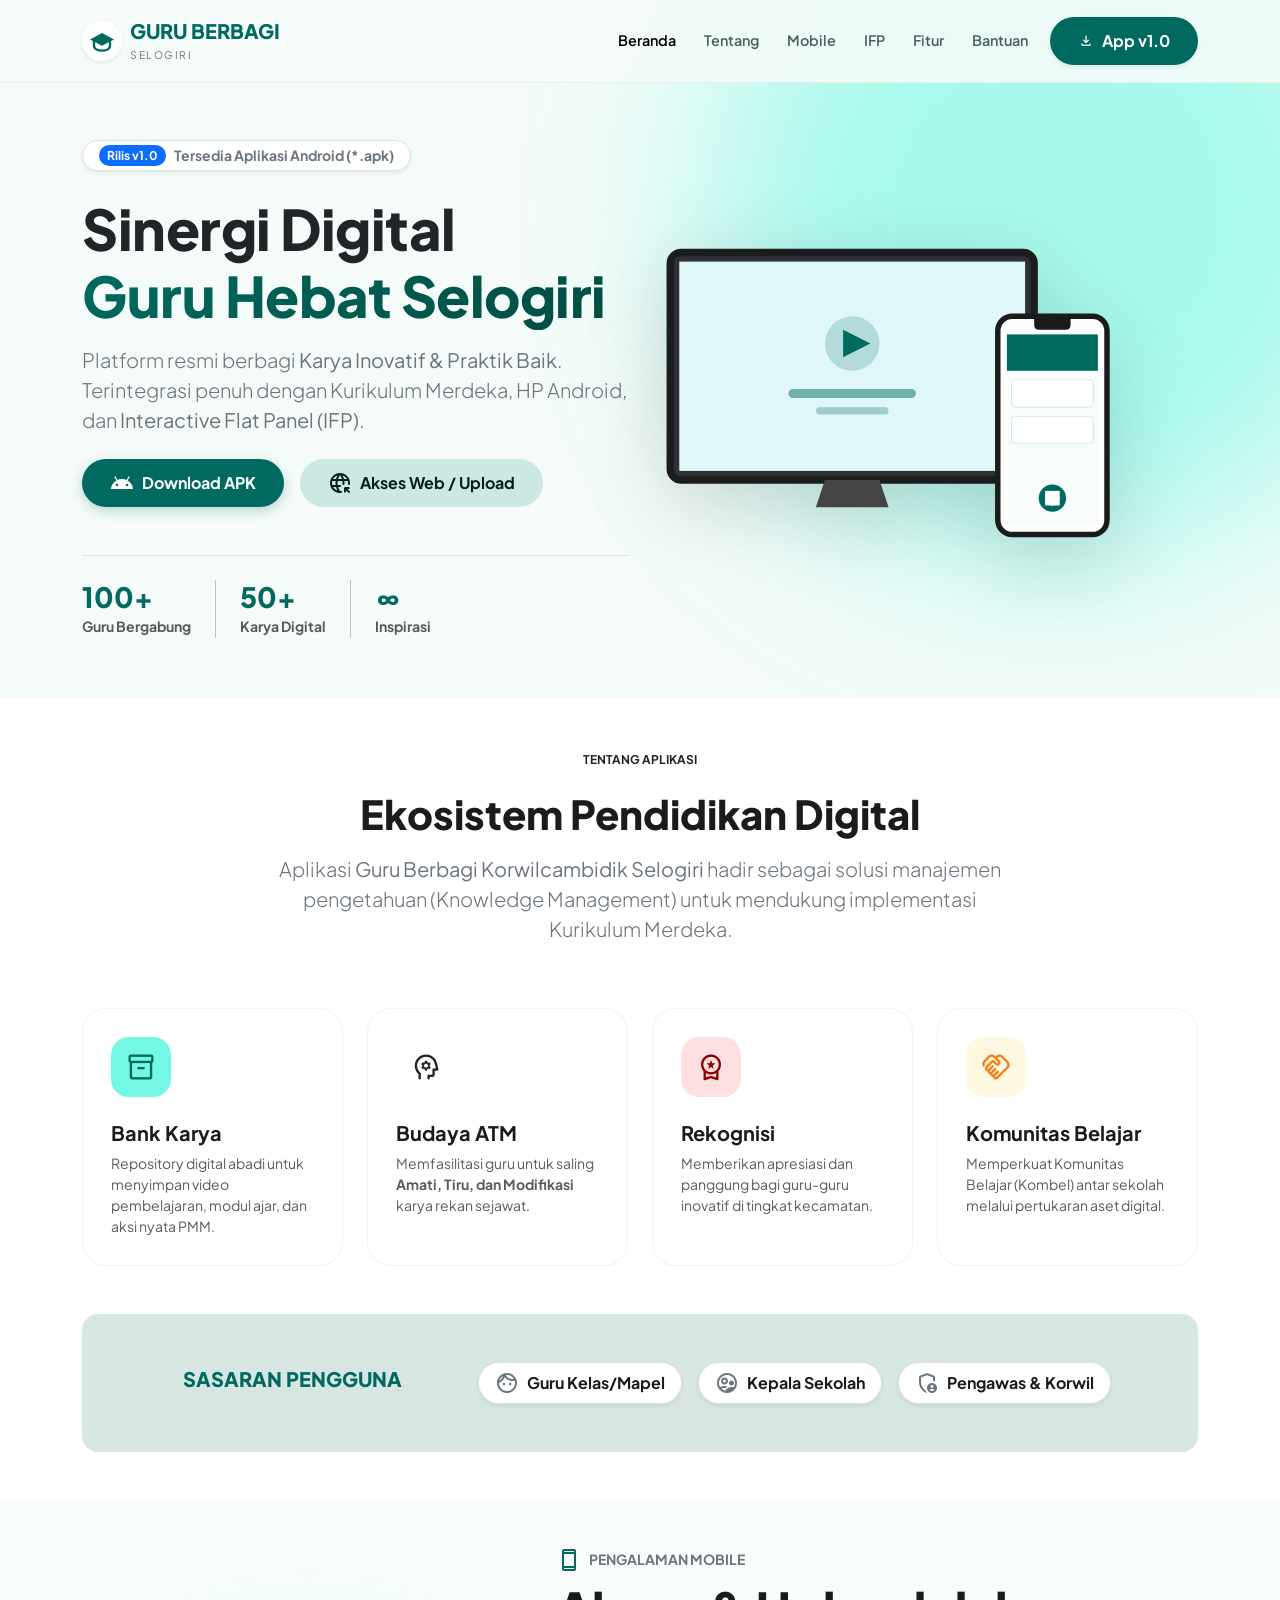
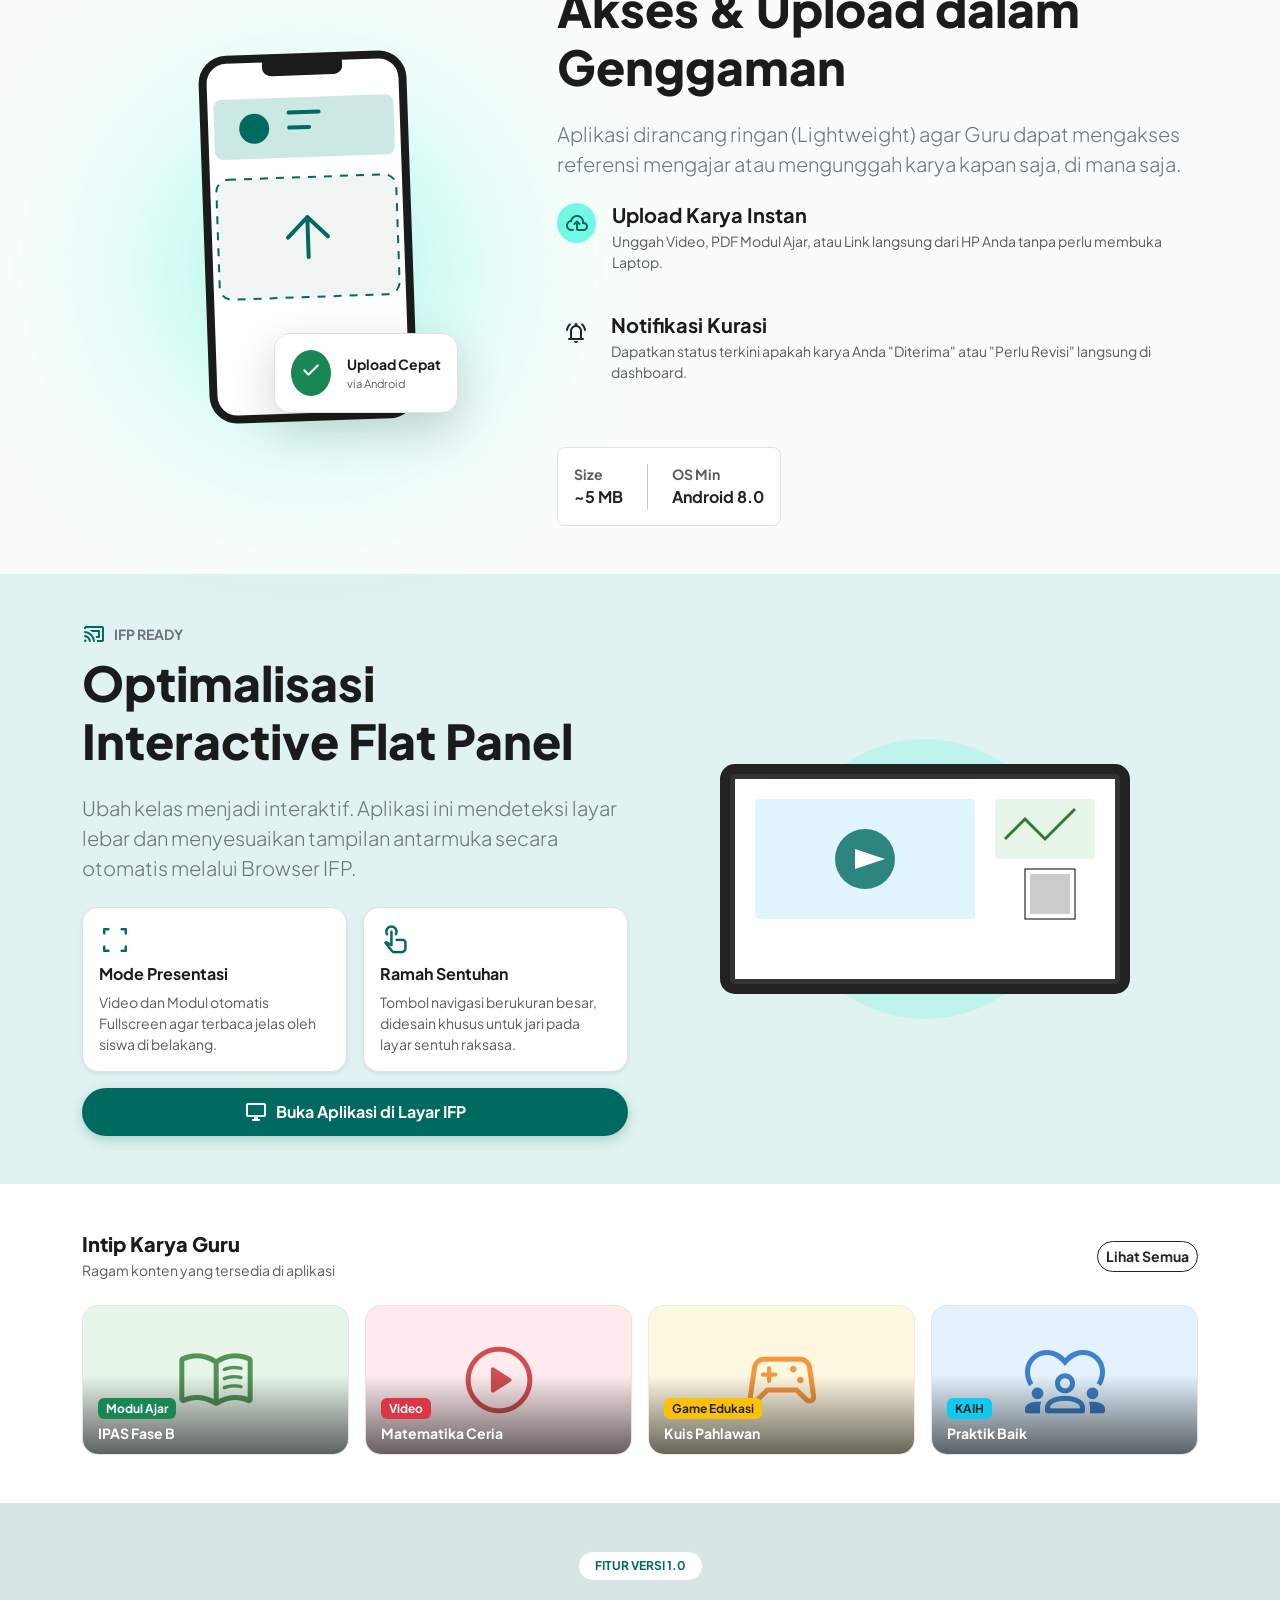
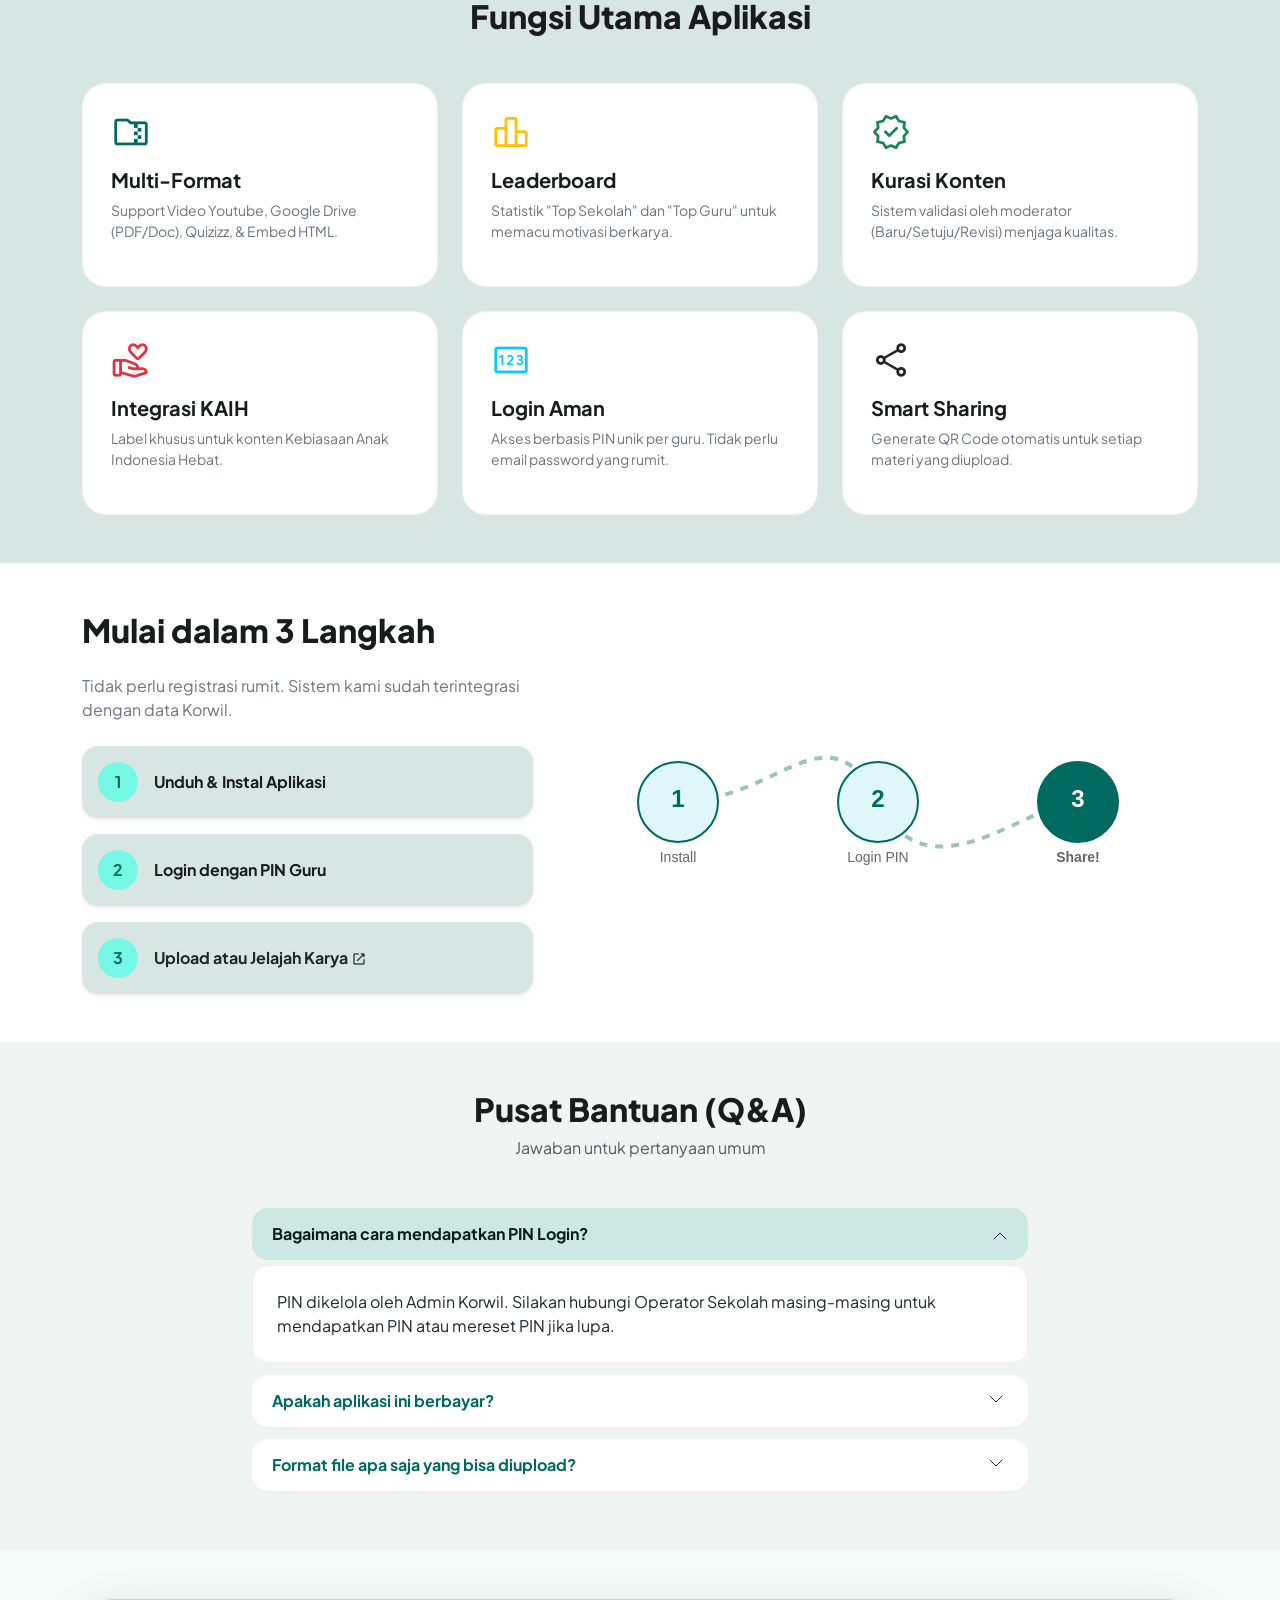
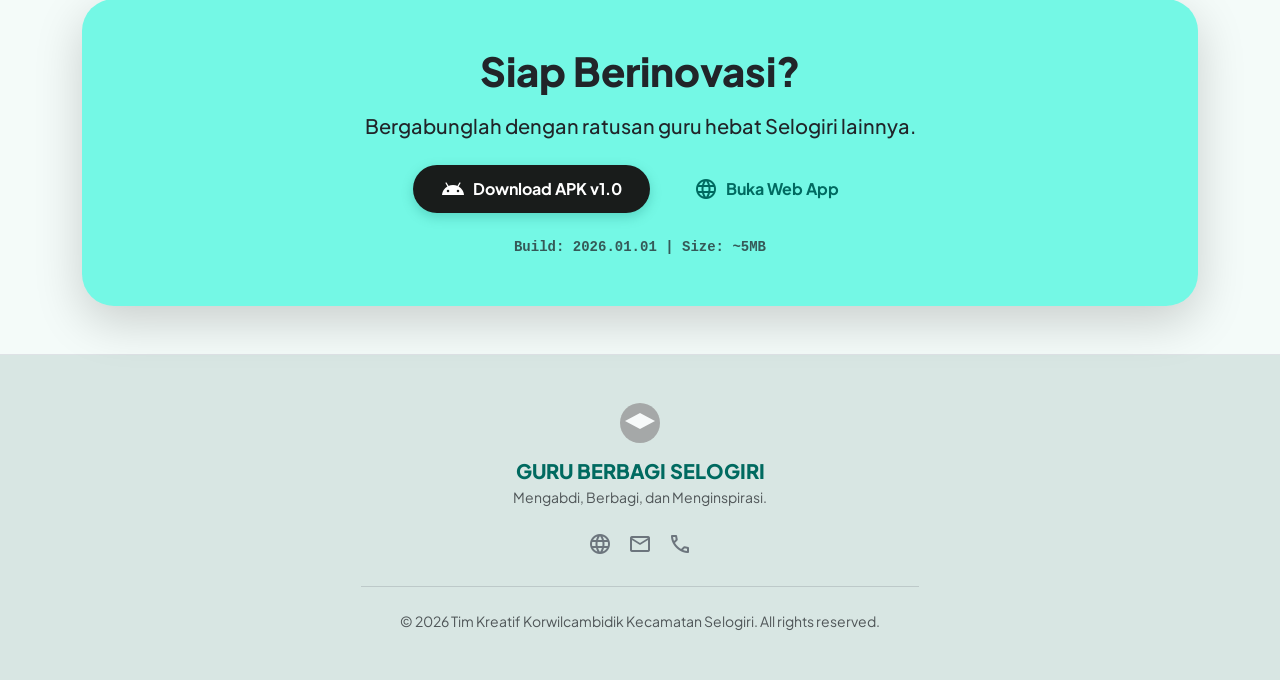
<file: page.html>
<!DOCTYPE html>
<html lang="id">
<head>
    <meta charset="UTF-8">
    <meta name="viewport" content="width=device-width, initial-scale=1.0">
    <title>Guru Berbagi - Korwilcambidik Selogiri</title>
    
    <link href="https://fonts.googleapis.com/css2?family=Plus+Jakarta+Sans:wght@400;500;600;700;800&display=swap" rel="stylesheet">
    <link rel="stylesheet" href="https://fonts.googleapis.com/css2?family=Material+Symbols+Rounded:opsz,wght,FILL,GRAD@24,400,1,0" />
    
    <link href="https://cdn.jsdelivr.net/npm/bootstrap@5.3.0/dist/css/bootstrap.min.css" rel="stylesheet">

    <style>
        :root {
            /* --- MATERIAL 3 TEAL THEME TOKENS --- */
            --md-primary: #006A60;
            --md-on-primary: #FFFFFF;
            --md-primary-container: #74F8E5;
            --md-on-primary-container: #00201C;
            --md-secondary: #4A635F;
            --md-secondary-container: #CCE8E2;
            --md-surface: #F4FBF9;
            --md-surface-dim: #D8E6E3;
            --md-surface-bright: #F8FDFB;
            --md-outline: #6F7977;
            
            --radius-xl: 32px;
            --radius-lg: 24px;
            --radius-md: 16px;
            
            --font-main: 'Plus Jakarta Sans', sans-serif;
        }

        body {
            font-family: var(--font-main);
            background-color: var(--md-surface);
            color: #191C1B;
            overflow-x: hidden;
        }

        /* --- UTILITIES --- */
        .text-primary-m3 { color: var(--md-primary) !important; }
        .bg-primary-container { background-color: var(--md-primary-container); color: var(--md-on-primary-container); }
        .bg-surface-dim { background-color: var(--md-surface-dim); }
        .bg-surface-bright { background-color: var(--md-surface-bright); }
        .fw-800 { font-weight: 800; }
        .ls-tight { letter-spacing: -0.5px; }
        
        /* Gradient Text */
        .text-gradient {
            background: linear-gradient(135deg, var(--md-primary), #004D40);
            -webkit-background-clip: text;
            -webkit-text-fill-color: transparent;
        }

        /* --- NAVBAR --- */
        .navbar {
            background: rgba(244, 251, 249, 0.9);
            backdrop-filter: blur(16px);
            border-bottom: 1px solid rgba(0,0,0,0.05);
            padding: 1rem 0;
            transition: all 0.3s;
        }
        .navbar.scrolled { box-shadow: 0 4px 20px rgba(0,0,0,0.05); }
        .nav-link { font-weight: 600; color: var(--md-secondary); margin: 0 6px; font-size: 0.9rem; }
        .nav-link:hover, .nav-link.active { color: var(--md-primary); }

        /* --- BUTTONS --- */
        .btn-m3 {
            border-radius: 50rem;
            padding: 12px 28px;
            font-weight: 700;
            display: inline-flex;
            align-items: center;
            gap: 8px;
            transition: all 0.2s cubic-bezier(0.2, 0, 0, 1);
            border: none;
            text-decoration: none;
        }
        .btn-m3-primary {
            background-color: var(--md-primary);
            color: var(--md-on-primary);
            box-shadow: 0 4px 12px rgba(0, 106, 96, 0.25);
        }
        .btn-m3-primary:hover {
            background-color: #005048;
            color: white;
            transform: translateY(-2px);
            box-shadow: 0 8px 20px rgba(0, 106, 96, 0.35);
        }
        .btn-m3-tonal {
            background-color: var(--md-secondary-container);
            color: #051F19;
        }
        .btn-m3-tonal:hover {
            background-color: #BCE0D9;
            transform: translateY(-2px);
            color: #000;
        }

        /* --- HERO --- */
        .hero-section {
            padding: 140px 0 60px;
            position: relative;
            overflow: hidden;
        }
        .blob {
            position: absolute;
            border-radius: 50%;
            filter: blur(90px);
            opacity: 0.6;
            z-index: -1;
        }

        /* --- SVG DEVICE MOCKUPS (NO IMAGES) --- */
        .mockup-wrapper {
            position: relative;
            height: 400px;
            display: flex;
            align-items: center;
            justify-content: center;
        }
        
        .svg-mockup {
            width: 100%;
            height: auto;
            max-width: 600px;
            filter: drop-shadow(0 20px 40px rgba(0,0,0,0.15));
        }

        /* --- CARDS & FEATURES --- */
        .m3-card {
            background: white;
            border-radius: var(--radius-lg);
            padding: 28px;
            height: 100%;
            border: 1px solid rgba(0,0,0,0.05);
            transition: 0.3s;
            position: relative;
            overflow: hidden;
        }
        .m3-card:hover {
            transform: translateY(-5px);
            box-shadow: 0 15px 35px rgba(0, 106, 96, 0.1);
            border-color: var(--md-primary-container);
        }
        .icon-box {
            width: 60px; height: 60px;
            border-radius: 18px;
            display: flex; align-items: center; justify-content: center;
            margin-bottom: 24px;
        }
        .icon-box span { font-size: 30px; }

        /* --- PREVIEW GRID (VECTOR) --- */
        .preview-item {
            border-radius: var(--radius-md);
            overflow: hidden;
            position: relative;
            aspect-ratio: 16/9;
            display: flex;
            align-items: center;
            justify-content: center;
            cursor: pointer;
            transition: 0.3s;
            border: 1px solid rgba(0,0,0,0.05);
        }
        .preview-item:hover { transform: scale(1.03); box-shadow: 0 10px 20px rgba(0,0,0,0.1); }
        .preview-icon-large { font-size: 80px; opacity: 0.8; }
        .preview-overlay {
            position: absolute; bottom: 0; left: 0; right: 0;
            background: linear-gradient(to top, rgba(0,0,0,0.6), transparent);
            padding: 20px 15px 10px;
            color: white;
        }
        
        /* --- ACCORDION --- */
        .accordion-item { border: none; background: transparent; margin-bottom: 12px; }
        .accordion-button {
            border-radius: var(--radius-md) !important;
            background: white !important;
            font-weight: 700;
            color: var(--md-primary);
            box-shadow: 0 2px 5px rgba(0,0,0,0.02);
            padding: 16px 20px;
        }
        .accordion-button:not(.collapsed) {
            background: var(--md-secondary-container) !important;
            color: #00201C;
        }
        .accordion-button::after { background-size: 1rem; }
        .accordion-body { background: white; padding: 24px; border-radius: var(--radius-md); margin-top: 5px; border: 1px solid #eee; }

        /* --- ANIMATIONS --- */
        .fade-in-up { animation: fadeInUp 0.8s ease forwards; opacity: 0; transform: translateY(30px); }
        .delay-100 { animation-delay: 0.1s; }
        .delay-200 { animation-delay: 0.2s; }
        .delay-300 { animation-delay: 0.3s; }
        @keyframes fadeInUp { to { opacity: 1; transform: translateY(0); } }
        
        @media (max-width: 991px) {
            .mockup-wrapper { transform: scale(0.9); margin-top: -20px; }
            .hero-section { text-align: center; }
        }
    </style>
</head>
<body data-bs-spy="scroll" data-bs-target="#navbarMain" tabindex="0">

    <nav id="navbarMain" class="navbar navbar-expand-lg fixed-top">
        <div class="container">
            <a class="navbar-brand d-flex align-items-center fw-800 text-primary-m3" href="#">
                <svg width="40" height="40" viewBox="0 0 40 40" fill="none" xmlns="http://www.w3.org/2000/svg" class="me-2 shadow-sm rounded-circle bg-white p-1">
                    <rect width="40" height="40" rx="20" fill="white"/>
                    <path d="M20 10L5 18L20 26L35 18L20 10Z" fill="#006A60"/>
                    <path d="M10 21V26C10 30 15 32 20 32C25 32 30 30 30 26V21" stroke="#006A60" stroke-width="3" stroke-linecap="round"/>
                </svg>
                <div class="lh-1">
                    GURU BERBAGI<br>
                    <small class="text-secondary fw-normal" style="font-size: 0.65rem; letter-spacing: 1.5px;">SELOGIRI</small>
                </div>
            </a>
            <button class="navbar-toggler border-0 shadow-none" type="button" data-bs-toggle="collapse" data-bs-target="#navbarNav">
                <span class="material-symbols-rounded text-primary-m3 fs-1">menu_open</span>
            </button>
            <div class="collapse navbar-collapse justify-content-end" id="navbarNav">
                <ul class="navbar-nav align-items-center">
                    <li class="nav-item"><a class="nav-link active" href="#beranda">Beranda</a></li>
                    <li class="nav-item"><a class="nav-link" href="#tentang">Tentang</a></li>
                    <li class="nav-item"><a class="nav-link" href="#mobile">Mobile</a></li>
                    <li class="nav-item"><a class="nav-link" href="#ifp">IFP</a></li>
                    <li class="nav-item"><a class="nav-link" href="#fitur">Fitur</a></li>
                    <li class="nav-item"><a class="nav-link" href="#qa">Bantuan</a></li>
                    <li class="nav-item ms-lg-2 mt-3 mt-lg-0">
                        <a href="https://apk.e-droid.net/apk/app3871980-zp5qt2.apk?v=2" class="btn-m3 btn-m3-primary btn-sm shadow-sm">
                            <span class="material-symbols-rounded fs-6">download</span> App v1.0
                        </a>
                    </li>
                </ul>
            </div>
        </div>
    </nav>

    <section id="beranda" class="hero-section">
        <div class="blob bg-primary-container" style="top: -20%; right: -10%; width: 700px; height: 700px;"></div>
        <div class="blob bg-secondary-container" style="bottom: 10%; left: -15%; width: 500px; height: 500px;"></div>
        
        <div class="container">
            <div class="row align-items-center">
                <div class="col-lg-6 fade-in-up">
                    <div class="d-inline-flex align-items-center gap-2 bg-white px-3 py-1 rounded-pill border mb-4 shadow-sm">
                        <span class="badge bg-primary rounded-pill">Rilis v1.0</span>
                        <small class="fw-bold text-secondary">Tersedia Aplikasi Android (*.apk)</small>
                    </div>
                    <h1 class="display-4 fw-800 mb-3 ls-tight text-dark">
                        Sinergi Digital <br>
                        <span class="text-gradient">Guru Hebat Selogiri</span>
                    </h1>
                    <p class="lead text-secondary mb-4">
                        Platform resmi berbagi <strong>Karya Inovatif & Praktik Baik</strong>. Terintegrasi penuh dengan Kurikulum Merdeka, HP Android, dan <strong>Interactive Flat Panel (IFP)</strong>.
                    </p>
                    
                    <div class="d-flex flex-wrap gap-3 justify-content-center justify-content-lg-start mb-5">
                        <a href="https://apk.e-droid.net/apk/app3871980-zp5qt2.apk?v=2" class="btn-m3 btn-m3-primary">
                            <span class="material-symbols-rounded">android</span> Download APK
                        </a>
                        <a href="https://slg-timkreatif.github.io/guruberbagi/" target="_blank" class="btn-m3 btn-m3-tonal">
                            <span class="material-symbols-rounded">captive_portal</span> Akses Web / Upload
                        </a>
                    </div>

                    <div class="d-flex gap-4 justify-content-center justify-content-lg-start border-top pt-4">
                        <div>
                            <div class="h3 fw-800 mb-0 text-primary-m3">100+</div>
                            <small class="text-muted fw-bold">Guru Bergabung</small>
                        </div>
                        <div class="vr opacity-25"></div>
                        <div>
                            <div class="h3 fw-800 mb-0 text-primary-m3">50+</div>
                            <small class="text-muted fw-bold">Karya Digital</small>
                        </div>
                        <div class="vr opacity-25"></div>
                        <div>
                            <div class="h3 fw-800 mb-0 text-primary-m3">∞</div>
                            <small class="text-muted fw-bold">Inspirasi</small>
                        </div>
                    </div>
                </div>
                
                <div class="col-lg-6 mt-5 mt-lg-0 fade-in-up delay-200">
                    <div class="mockup-wrapper">
                        <svg class="svg-mockup" viewBox="0 0 600 400" fill="none" xmlns="http://www.w3.org/2000/svg">
                            <rect x="20" y="50" width="400" height="250" rx="12" fill="#2D3135" stroke="#1A1C1E" stroke-width="8"/>
                            <rect x="30" y="60" width="380" height="230" fill="#E0F7FA"/>
                            <circle cx="220" cy="150" r="30" fill="#006A60" opacity="0.2"/>
                            <path d="M210 135L240 150L210 165V135Z" fill="#006A60"/>
                            <rect x="150" y="200" width="140" height="10" rx="5" fill="#006A60" opacity="0.5"/>
                            <rect x="180" y="220" width="80" height="8" rx="4" fill="#006A60" opacity="0.3"/>
                            <path d="M190 300L250 300L260 330H180L190 300Z" fill="#454545"/>
                            
                            <rect x="380" y="120" width="120" height="240" rx="16" fill="white" stroke="#191C1B" stroke-width="6"/>
                            <path d="M420 120H460V130C460 133 458 135 455 135H425C422 135 420 133 420 130V120Z" fill="#191C1B"/>
                            <rect x="390" y="140" width="100" height="210" fill="#F8FDFB"/>
                            <rect x="390" y="140" width="100" height="40" fill="#006A60"/>
                            <circle cx="440" cy="320" r="15" fill="#006A60"/>
                            <rect x="432" y="312" width="16" height="16" fill="white"/> <path d="M440 312V328 M432 320H448" stroke="white" stroke-width="3"/>
                            
                            <rect x="395" y="190" width="90" height="30" rx="4" fill="white" stroke="#CCE8E2"/>
                            <rect x="395" y="230" width="90" height="30" rx="4" fill="white" stroke="#CCE8E2"/>
                        </svg>
                    </div>
                </div>
            </div>
        </div>
    </section>

    <section id="tentang" class="py-5 bg-white">
        <div class="container">
            <div class="row justify-content-center mb-5 fade-in-up">
                <div class="col-lg-8 text-center">
                    <span class="badge bg-secondary-container text-dark px-3 py-2 rounded-pill fw-bold mb-3">TENTANG APLIKASI</span>
                    <h2 class="fw-800 display-6 mb-3">Ekosistem Pendidikan Digital</h2>
                    <p class="text-secondary lead">
                        Aplikasi <strong>Guru Berbagi Korwilcambidik Selogiri</strong> hadir sebagai solusi manajemen pengetahuan (Knowledge Management) untuk mendukung implementasi Kurikulum Merdeka.
                    </p>
                </div>
            </div>

            <div class="row g-4 mb-5">
                <div class="col-md-6 col-lg-3 fade-in-up">
                    <div class="m3-card">
                        <div class="icon-box bg-primary-container text-primary-m3"><span class="material-symbols-rounded">inventory_2</span></div>
                        <h5 class="fw-bold">Bank Karya</h5>
                        <p class="small text-muted mb-0">Repository digital abadi untuk menyimpan video pembelajaran, modul ajar, dan aksi nyata PMM.</p>
                    </div>
                </div>
                <div class="col-md-6 col-lg-3 fade-in-up delay-100">
                    <div class="m3-card">
                        <div class="icon-box bg-secondary-container text-dark"><span class="material-symbols-rounded">psychology</span></div>
                        <h5 class="fw-bold">Budaya ATM</h5>
                        <p class="small text-muted mb-0">Memfasilitasi guru untuk saling <strong>Amati, Tiru, dan Modifikasi</strong> karya rekan sejawat.</p>
                    </div>
                </div>
                <div class="col-md-6 col-lg-3 fade-in-up delay-200">
                    <div class="m3-card">
                        <div class="icon-box" style="background: #FFE0E0; color: #8B0000;"><span class="material-symbols-rounded">workspace_premium</span></div>
                        <h5 class="fw-bold">Rekognisi</h5>
                        <p class="small text-muted mb-0">Memberikan apresiasi dan panggung bagi guru-guru inovatif di tingkat kecamatan.</p>
                    </div>
                </div>
                <div class="col-md-6 col-lg-3 fade-in-up delay-300">
                    <div class="m3-card">
                        <div class="icon-box" style="background: #FFF8E1; color: #F57F17;"><span class="material-symbols-rounded">handshake</span></div>
                        <h5 class="fw-bold">Komunitas Belajar</h5>
                        <p class="small text-muted mb-0">Memperkuat Komunitas Belajar (Kombel) antar sekolah melalui pertukaran aset digital.</p>
                    </div>
                </div>
            </div>

            <div class="bg-surface-dim rounded-4 p-4 p-md-5 fade-in-up">
                <div class="row align-items-center">
                    <div class="col-md-4 mb-3 mb-md-0 text-center">
                        <h5 class="fw-800 text-primary-m3">SASARAN PENGGUNA</h5>
                    </div>
                    <div class="col-md-8">
                        <div class="d-flex flex-wrap gap-3 justify-content-center justify-content-md-start">
                            <span class="d-flex align-items-center gap-2 bg-white px-3 py-2 rounded-pill fw-bold border shadow-sm"><span class="material-symbols-rounded text-secondary">face</span> Guru Kelas/Mapel</span>
                            <span class="d-flex align-items-center gap-2 bg-white px-3 py-2 rounded-pill fw-bold border shadow-sm"><span class="material-symbols-rounded text-secondary">supervised_user_circle</span> Kepala Sekolah</span>
                            <span class="d-flex align-items-center gap-2 bg-white px-3 py-2 rounded-pill fw-bold border shadow-sm"><span class="material-symbols-rounded text-secondary">admin_panel_settings</span> Pengawas & Korwil</span>
                        </div>
                    </div>
                </div>
            </div>
        </div>
    </section>

    <section id="mobile" class="py-5" style="background-color: #F8FDFB;">
        <div class="container">
            <div class="row align-items-center">
                <div class="col-lg-5 text-center mb-5 mb-lg-0 fade-in-up">
                    <div class="position-relative d-inline-block">
                        <div class="blob bg-primary-container" style="width: 300px; height: 300px; top: 20%; left: 0;"></div>
                        
                        <svg class="img-fluid position-relative z-1" width="300" height="400" viewBox="0 0 300 400" fill="none" xmlns="http://www.w3.org/2000/svg" style="transform: rotate(-2deg);">
                            <rect x="50" y="20" width="200" height="360" rx="24" fill="white" stroke="#191C1B" stroke-width="8"/>
                            <path d="M110 20H190V30C190 35 185 38 180 38H120C115 38 110 35 110 30V20Z" fill="#191C1B"/>
                            <rect x="60" y="60" width="180" height="60" rx="8" fill="#CCE8E2"/>
                            <path d="M135 75L165 75" stroke="#006A60" stroke-width="4" stroke-linecap="round"/>
                            <path d="M135 90L155 90" stroke="#006A60" stroke-width="4" stroke-linecap="round"/>
                            <circle cx="100" cy="90" r="15" fill="#006A60"/>
                            
                            <rect x="60" y="140" width="180" height="120" rx="12" fill="#F0F4F3" stroke="#006A60" stroke-dasharray="8 8" stroke-width="2"/>
                            <path d="M150 180V220M130 200L150 180L170 200" stroke="#006A60" stroke-width="4" stroke-linecap="round" stroke-linejoin="round"/>
                            
                            <circle cx="210" cy="340" r="25" fill="#006A60" stroke="white" stroke-width="4"/>
                            <path d="M210 325V355 M195 340H225" stroke="white" stroke-width="4" stroke-linecap="round"/>
                        </svg>

                        <div class="position-absolute bottom-0 end-0 z-2 bg-white p-3 rounded-4 shadow-lg mb-4 me-n4 border">
                            <div class="d-flex align-items-center gap-3">
                                <div class="bg-success rounded-circle p-2 text-white"><span class="material-symbols-rounded">check</span></div>
                                <div class="text-start">
                                    <div class="fw-bold small">Upload Cepat</div>
                                    <div class="text-muted" style="font-size: 0.7rem;">via Android</div>
                                </div>
                            </div>
                        </div>
                    </div>
                </div>
                <div class="col-lg-7 fade-in-up delay-100">
                    <div class="d-flex align-items-center gap-2 mb-2">
                        <span class="material-symbols-rounded text-primary-m3">smartphone</span>
                        <span class="fw-bold text-secondary ls-1 small text-uppercase">Pengalaman Mobile</span>
                    </div>
                    <h2 class="display-5 fw-800 mb-4">Akses & Upload dalam Genggaman</h2>
                    <p class="lead text-secondary mb-4">
                        Aplikasi dirancang ringan (Lightweight) agar Guru dapat mengakses referensi mengajar atau mengunggah karya kapan saja, di mana saja.
                    </p>
                    
                    <ul class="list-unstyled">
                        <li class="d-flex gap-3 mb-4">
                            <div class="bg-primary-container rounded-circle p-1 d-flex align-items-center justify-content-center" style="width: 40px; height: 40px;"><span class="material-symbols-rounded text-primary-m3">cloud_upload</span></div>
                            <div>
                                <h5 class="fw-bold mb-1">Upload Karya Instan</h5>
                                <p class="text-muted small">Unggah Video, PDF Modul Ajar, atau Link langsung dari HP Anda tanpa perlu membuka Laptop.</p>
                            </div>
                        </li>
                        <li class="d-flex gap-3 mb-4">
                            <div class="bg-secondary-container rounded-circle p-1 d-flex align-items-center justify-content-center" style="width: 40px; height: 40px;"><span class="material-symbols-rounded text-dark">notifications_active</span></div>
                            <div>
                                <h5 class="fw-bold mb-1">Notifikasi Kurasi</h5>
                                <p class="text-muted small">Dapatkan status terkini apakah karya Anda "Diterima" atau "Perlu Revisi" langsung di dashboard.</p>
                            </div>
                        </li>
                    </ul>

                    <div class="mt-4 p-3 bg-white border rounded-3 d-inline-flex gap-4">
                        <div>
                            <small class="text-muted d-block fw-bold">Size</small>
                            <span class="fw-bold text-dark">~5 MB</span>
                        </div>
                        <div class="vr"></div>
                        <div>
                            <small class="text-muted d-block fw-bold">OS Min</small>
                            <span class="fw-bold text-dark">Android 8.0</span>
                        </div>
                    </div>
                </div>
            </div>
        </div>
    </section>

    <section id="ifp" class="py-5" style="background-color: #E0F2F1;">
        <div class="container">
            <div class="row align-items-center">
                <div class="col-lg-6 order-2 order-lg-1 fade-in-up">
                    <div class="d-flex align-items-center gap-2 mb-2">
                        <span class="material-symbols-rounded text-primary-m3">cast_connected</span>
                        <span class="fw-bold text-secondary ls-1 small text-uppercase">IFP Ready</span>
                    </div>
                    <h2 class="display-5 fw-800 mb-4">Optimalisasi Interactive Flat Panel</h2>
                    <p class="lead text-secondary mb-4">
                        Ubah kelas menjadi interaktif. Aplikasi ini mendeteksi layar lebar dan menyesuaikan tampilan antarmuka secara otomatis melalui Browser IFP.
                    </p>

                    <div class="row g-3">
                        <div class="col-md-6">
                            <div class="bg-white p-3 rounded-4 border h-100 shadow-sm">
                                <span class="material-symbols-rounded text-primary-m3 fs-2 mb-2">fullscreen</span>
                                <h6 class="fw-bold">Mode Presentasi</h6>
                                <p class="small text-muted mb-0">Video dan Modul otomatis Fullscreen agar terbaca jelas oleh siswa di belakang.</p>
                            </div>
                        </div>
                        <div class="col-md-6">
                            <div class="bg-white p-3 rounded-4 border h-100 shadow-sm">
                                <span class="material-symbols-rounded text-primary-m3 fs-2 mb-2">touch_app</span>
                                <h6 class="fw-bold">Ramah Sentuhan</h6>
                                <p class="small text-muted mb-0">Tombol navigasi berukuran besar, didesain khusus untuk jari pada layar sentuh raksasa.</p>
                            </div>
                        </div>
                        <div class="col-12 mt-3">
                             <a href="https://slg-timkreatif.github.io/guruberbagi/" target="_blank" class="btn-m3 btn-m3-primary w-100 justify-content-center">
                                <span class="material-symbols-rounded">desktop_windows</span> Buka Aplikasi di Layar IFP
                            </a>
                        </div>
                    </div>
                </div>
                <div class="col-lg-6 order-1 order-lg-2 text-center mb-5 mb-lg-0 fade-in-up delay-100">
                    <div class="position-relative">
                        <svg class="img-fluid" width="500" height="300" viewBox="0 0 500 300" fill="none" xmlns="http://www.w3.org/2000/svg">
                            <circle cx="250" cy="150" r="140" fill="#74F8E5" opacity="0.3"/>
                            <rect x="50" y="40" width="400" height="220" rx="10" fill="#333" stroke="#222" stroke-width="10"/>
                            <rect x="60" y="50" width="380" height="200" fill="#FFF"/>
                            
                            <rect x="80" y="70" width="220" height="120" rx="4" fill="#E1F5FE"/>
                            <circle cx="190" cy="130" r="30" fill="#006A60" opacity="0.8"/>
                            <path d="M180 120L210 130L180 140V120Z" fill="white"/>
                            
                            <rect x="320" y="70" width="100" height="60" rx="4" fill="#E8F5E9"/>
                            <path d="M330 110L350 90L370 110L400 80" stroke="#2E7D32" stroke-width="3"/>
                            
                            <rect x="350" y="140" width="50" height="50" fill="white" stroke="#000"/>
                            <rect x="355" y="145" width="40" height="40" fill="#000" opacity="0.2"/>
                        </svg>
                    </div>
                </div>
            </div>
        </div>
    </section>

    <section class="py-5 bg-white">
        <div class="container">
            <div class="d-flex justify-content-between align-items-center mb-4 fade-in-up">
                <div>
                    <h5 class="fw-800 mb-1">Intip Karya Guru</h5>
                    <p class="text-muted small mb-0">Ragam konten yang tersedia di aplikasi</p>
                </div>
                <a href="https://slg-timkreatif.github.io/guruberbagi/" class="btn btn-sm btn-outline-dark rounded-pill fw-bold">Lihat Semua</a>
            </div>

            <div class="row g-3 fade-in-up delay-100">
                <div class="col-md-3 col-6">
                    <div class="preview-item" style="background-color: #E8F5E9; color: #2E7D32;" onclick="window.open('https://slg-timkreatif.github.io/guruberbagi/')">
                        <span class="material-symbols-rounded preview-icon-large">menu_book</span>
                        <div class="preview-overlay">
                            <span class="badge bg-success mb-1">Modul Ajar</span>
                            <div class="fw-bold small text-truncate">IPAS Fase B</div>
                        </div>
                    </div>
                </div>
                <div class="col-md-3 col-6">
                    <div class="preview-item" style="background-color: #FFEBEE; color: #C62828;" onclick="window.open('https://slg-timkreatif.github.io/guruberbagi/')">
                        <span class="material-symbols-rounded preview-icon-large">play_circle</span>
                        <div class="preview-overlay">
                            <span class="badge bg-danger mb-1">Video</span>
                            <div class="fw-bold small text-truncate">Matematika Ceria</div>
                        </div>
                    </div>
                </div>
                <div class="col-md-3 col-6">
                    <div class="preview-item" style="background-color: #FFF8E1; color: #F57F17;" onclick="window.open('https://slg-timkreatif.github.io/guruberbagi/')">
                        <span class="material-symbols-rounded preview-icon-large">sports_esports</span>
                        <div class="preview-overlay">
                            <span class="badge bg-warning text-dark mb-1">Game Edukasi</span>
                            <div class="fw-bold small text-truncate">Kuis Pahlawan</div>
                        </div>
                    </div>
                </div>
                <div class="col-md-3 col-6">
                    <div class="preview-item" style="background-color: #E3F2FD; color: #1565C0;" onclick="window.open('https://slg-timkreatif.github.io/guruberbagi/')">
                        <span class="material-symbols-rounded preview-icon-large">diversity_1</span>
                        <div class="preview-overlay">
                            <span class="badge bg-info text-dark mb-1">KAIH</span>
                            <div class="fw-bold small text-truncate">Praktik Baik</div>
                        </div>
                    </div>
                </div>
            </div>
        </div>
    </section>

    <section id="fitur" class="py-5 bg-surface-dim">
        <div class="container">
            <div class="text-center mb-5 fade-in-up">
                <span class="badge bg-white border text-primary-m3 px-3 py-2 rounded-pill fw-bold mb-3">FITUR VERSI 1.0</span>
                <h2 class="fw-800">Fungsi Utama Aplikasi</h2>
            </div>
            <div class="row g-4">
                <div class="col-md-4 fade-in-up">
                    <div class="m3-card">
                        <span class="material-symbols-rounded text-primary-m3 fs-1 mb-3">folder_zip</span>
                        <h5 class="fw-bold">Multi-Format</h5>
                        <p class="text-secondary small">Support Video Youtube, Google Drive (PDF/Doc), Quizizz, & Embed HTML.</p>
                    </div>
                </div>
                <div class="col-md-4 fade-in-up delay-100">
                    <div class="m3-card">
                        <span class="material-symbols-rounded text-warning fs-1 mb-3">leaderboard</span>
                        <h5 class="fw-bold">Leaderboard</h5>
                        <p class="text-secondary small">Statistik "Top Sekolah" dan "Top Guru" untuk memacu motivasi berkarya.</p>
                    </div>
                </div>
                <div class="col-md-4 fade-in-up delay-200">
                    <div class="m3-card">
                        <span class="material-symbols-rounded text-success fs-1 mb-3">verified</span>
                        <h5 class="fw-bold">Kurasi Konten</h5>
                        <p class="text-secondary small">Sistem validasi oleh moderator (Baru/Setuju/Revisi) menjaga kualitas.</p>
                    </div>
                </div>
                <div class="col-md-4 fade-in-up">
                    <div class="m3-card">
                        <span class="material-symbols-rounded text-danger fs-1 mb-3">volunteer_activism</span>
                        <h5 class="fw-bold">Integrasi KAIH</h5>
                        <p class="text-secondary small">Label khusus untuk konten Kebiasaan Anak Indonesia Hebat.</p>
                    </div>
                </div>
                <div class="col-md-4 fade-in-up delay-100">
                    <div class="m3-card">
                        <span class="material-symbols-rounded text-info fs-1 mb-3">pin</span>
                        <h5 class="fw-bold">Login Aman</h5>
                        <p class="text-secondary small">Akses berbasis PIN unik per guru. Tidak perlu email password yang rumit.</p>
                    </div>
                </div>
                <div class="col-md-4 fade-in-up delay-200">
                    <div class="m3-card">
                        <span class="material-symbols-rounded text-dark fs-1 mb-3">share</span>
                        <h5 class="fw-bold">Smart Sharing</h5>
                        <p class="text-secondary small">Generate QR Code otomatis untuk setiap materi yang diupload.</p>
                    </div>
                </div>
            </div>
        </div>
    </section>

    <section class="py-5 bg-white">
        <div class="container">
            <div class="row align-items-center">
                <div class="col-lg-5 fade-in-up">
                    <h2 class="fw-800 mb-4">Mulai dalam 3 Langkah</h2>
                    <p class="text-secondary mb-4">Tidak perlu registrasi rumit. Sistem kami sudah terintegrasi dengan data Korwil.</p>
                    <div class="d-flex flex-column gap-3">
                        <div class="d-flex align-items-center gap-3 bg-surface-dim p-3 rounded-4 shadow-sm">
                            <div class="bg-primary-container text-primary-m3 rounded-circle d-flex align-items-center justify-content-center fw-bold" style="width:40px;height:40px;">1</div>
                            <div class="fw-bold">Unduh & Instal Aplikasi</div>
                        </div>
                        <div class="d-flex align-items-center gap-3 bg-surface-dim p-3 rounded-4 shadow-sm">
                            <div class="bg-primary-container text-primary-m3 rounded-circle d-flex align-items-center justify-content-center fw-bold" style="width:40px;height:40px;">2</div>
                            <div class="fw-bold">Login dengan PIN Guru</div>
                        </div>
                        <div class="d-flex align-items-center gap-3 bg-surface-dim p-3 rounded-4 shadow-sm">
                            <div class="bg-primary-container text-primary-m3 rounded-circle d-flex align-items-center justify-content-center fw-bold" style="width:40px;height:40px;">3</div>
                            <div class="fw-bold">
                                <a href="https://slg-timkreatif.github.io/guruberbagi/" target="_blank" class="text-decoration-none text-dark">Upload atau Jelajah Karya <span class="material-symbols-rounded align-middle fs-6">open_in_new</span></a>
                            </div>
                        </div>
                    </div>
                </div>
                <div class="col-lg-7 text-center mt-5 mt-lg-0 fade-in-up delay-100">
                    <svg class="img-fluid" width="500" height="300" viewBox="0 0 500 300" fill="none" xmlns="http://www.w3.org/2000/svg">
                        <path d="M50 150 C 150 150, 200 50, 250 150 C 300 250, 400 150, 450 150" stroke="#006A60" stroke-width="4" stroke-dasharray="8 8" opacity="0.4"/>
                        
                        <circle cx="50" cy="150" r="40" fill="#E0F7FA" stroke="#006A60" stroke-width="2"/>
                        <text x="50" y="155" text-anchor="middle" font-family="sans-serif" font-size="24" fill="#006A60" font-weight="bold">1</text>
                        
                        <circle cx="250" cy="150" r="40" fill="#E0F7FA" stroke="#006A60" stroke-width="2"/>
                        <text x="250" y="155" text-anchor="middle" font-family="sans-serif" font-size="24" fill="#006A60" font-weight="bold">2</text>
                        
                        <circle cx="450" cy="150" r="40" fill="#006A60" stroke="#006A60" stroke-width="2"/>
                        <text x="450" y="155" text-anchor="middle" font-family="sans-serif" font-size="24" fill="white" font-weight="bold">3</text>
                        
                        <text x="50" y="210" text-anchor="middle" font-family="sans-serif" font-size="14" fill="#666">Install</text>
                        <text x="250" y="210" text-anchor="middle" font-family="sans-serif" font-size="14" fill="#666">Login PIN</text>
                        <text x="450" y="210" text-anchor="middle" font-family="sans-serif" font-size="14" fill="#666" font-weight="bold">Share!</text>
                    </svg>
                </div>
            </div>
        </div>
    </section>

    <section id="qa" class="py-5" style="background-color: #F0F4F3;">
        <div class="container" style="max-width: 800px;">
            <div class="text-center mb-5 fade-in-up">
                <h2 class="fw-800">Pusat Bantuan (Q&A)</h2>
                <p class="text-muted">Jawaban untuk pertanyaan umum</p>
            </div>
            <div class="accordion fade-in-up" id="faqAccordion">
                <div class="accordion-item">
                    <h2 class="accordion-header">
                        <button class="accordion-button" type="button" data-bs-toggle="collapse" data-bs-target="#q1">
                            Bagaimana cara mendapatkan PIN Login?
                        </button>
                    </h2>
                    <div id="q1" class="accordion-collapse collapse show" data-bs-parent="#faqAccordion">
                        <div class="accordion-body">
                            PIN dikelola oleh Admin Korwil. Silakan hubungi Operator Sekolah masing-masing untuk mendapatkan PIN atau mereset PIN jika lupa.
                        </div>
                    </div>
                </div>
                <div class="accordion-item">
                    <h2 class="accordion-header">
                        <button class="accordion-button collapsed" type="button" data-bs-toggle="collapse" data-bs-target="#q2">
                            Apakah aplikasi ini berbayar?
                        </button>
                    </h2>
                    <div id="q2" class="accordion-collapse collapse" data-bs-parent="#faqAccordion">
                        <div class="accordion-body">
                            <strong>Gratis 100%</strong>. Aplikasi ini dipersembahkan oleh Korwilcambidik Selogiri untuk kemajuan pendidikan bersama.
                        </div>
                    </div>
                </div>
                <div class="accordion-item">
                    <h2 class="accordion-header">
                        <button class="accordion-button collapsed" type="button" data-bs-toggle="collapse" data-bs-target="#q3">
                            Format file apa saja yang bisa diupload?
                        </button>
                    </h2>
                    <div id="q3" class="accordion-collapse collapse" data-bs-parent="#faqAccordion">
                        <div class="accordion-body">
                            Anda bisa memasukkan link Video (Youtube), Link Dokumen (Google Drive, Canva, PDF), Link Kuis (Quizizz, Kahoot), atau Kode Embed HTML.
                        </div>
                    </div>
                </div>
            </div>
        </div>
    </section>

    <section class="py-5">
        <div class="container fade-in-up">
            <div class="p-5 rounded-5 text-center bg-primary-container text-dark position-relative overflow-hidden shadow-lg">
                <div class="position-relative z-1">
                    <h2 class="fw-800 mb-3 display-6">Siap Berinovasi?</h2>
                    <p class="lead mb-4 fw-medium">Bergabunglah dengan ratusan guru hebat Selogiri lainnya.</p>
                    <div class="d-flex justify-content-center gap-3 flex-wrap">
                        <a href="https://apk.e-droid.net/apk/app3871980-zp5qt2.apk?v=2" class="btn-m3 btn-m3-primary btn-lg border-0 text-white" style="background: #191C1B;">
                            <span class="material-symbols-rounded">android</span> Download APK v1.0
                        </a>
                        <a href="https://slg-timkreatif.github.io/guruberbagi/" target="_blank" class="btn-m3 btn-light btn-lg text-primary-m3">
                            <span class="material-symbols-rounded">language</span> Buka Web App
                        </a>
                    </div>
                    <div class="mt-4 small opacity-75 fw-bold font-monospace">
                        Build: 2026.01.01 | Size: ~5MB
                    </div>
                </div>
                <div class="blob bg-white" style="opacity:0.4; width:500px; height:500px; top:-50%; left:-10%;"></div>
                <div class="blob bg-white" style="opacity:0.4; width:300px; height:300px; bottom:-50%; right:-10%;"></div>
            </div>
        </div>
    </section>

    <footer class="py-5 bg-surface-dim border-top">
        <div class="container text-center">
            <svg width="40" height="40" viewBox="0 0 40 40" fill="none" xmlns="http://www.w3.org/2000/svg" class="mb-3 grayscale" style="opacity: 0.8;">
                <rect width="40" height="40" rx="20" fill="#999"/>
                <path d="M20 10L5 18L20 26L35 18L20 10Z" fill="white"/>
            </svg>
            <h5 class="fw-800 text-primary-m3 mb-1">GURU BERBAGI SELOGIRI</h5>
            <p class="text-muted small mb-4">Mengabdi, Berbagi, dan Menginspirasi.</p>
            
            <div class="d-flex justify-content-center gap-3 mb-4">
                <a href="#" class="text-secondary"><span class="material-symbols-rounded">language</span></a>
                <a href="#" class="text-secondary"><span class="material-symbols-rounded">mail</span></a>
                <a href="#" class="text-secondary"><span class="material-symbols-rounded">call</span></a>
            </div>

            <div class="border-top border-secondary opacity-25 mb-4 w-50 mx-auto"></div>
            
            <p class="mb-0 text-muted small">&copy; 2026 Tim Kreatif Korwilcambidik Kecamatan Selogiri. All rights reserved.</p>
        </div>
    </footer>

    <script src="https://cdn.jsdelivr.net/npm/bootstrap@5.3.0/dist/js/bootstrap.bundle.min.js"></script>
    <script>
        // Scroll Animation
        const observer = new IntersectionObserver((entries) => {
            entries.forEach(entry => {
                if (entry.isIntersecting) {
                    entry.target.style.animationPlayState = 'running';
                }
            });
        });
        document.querySelectorAll('.fade-in-up').forEach((el) => {
            el.style.animationPlayState = 'paused';
            observer.observe(el);
        });

        // Navbar Scroll Effect
        window.addEventListener('scroll', function() {
            if (window.scrollY > 50) {
                document.getElementById('navbarMain').classList.add('scrolled');
            } else {
                document.getElementById('navbarMain').classList.remove('scrolled');
            }
        });
    </script>
</body>
</html>
</file>
